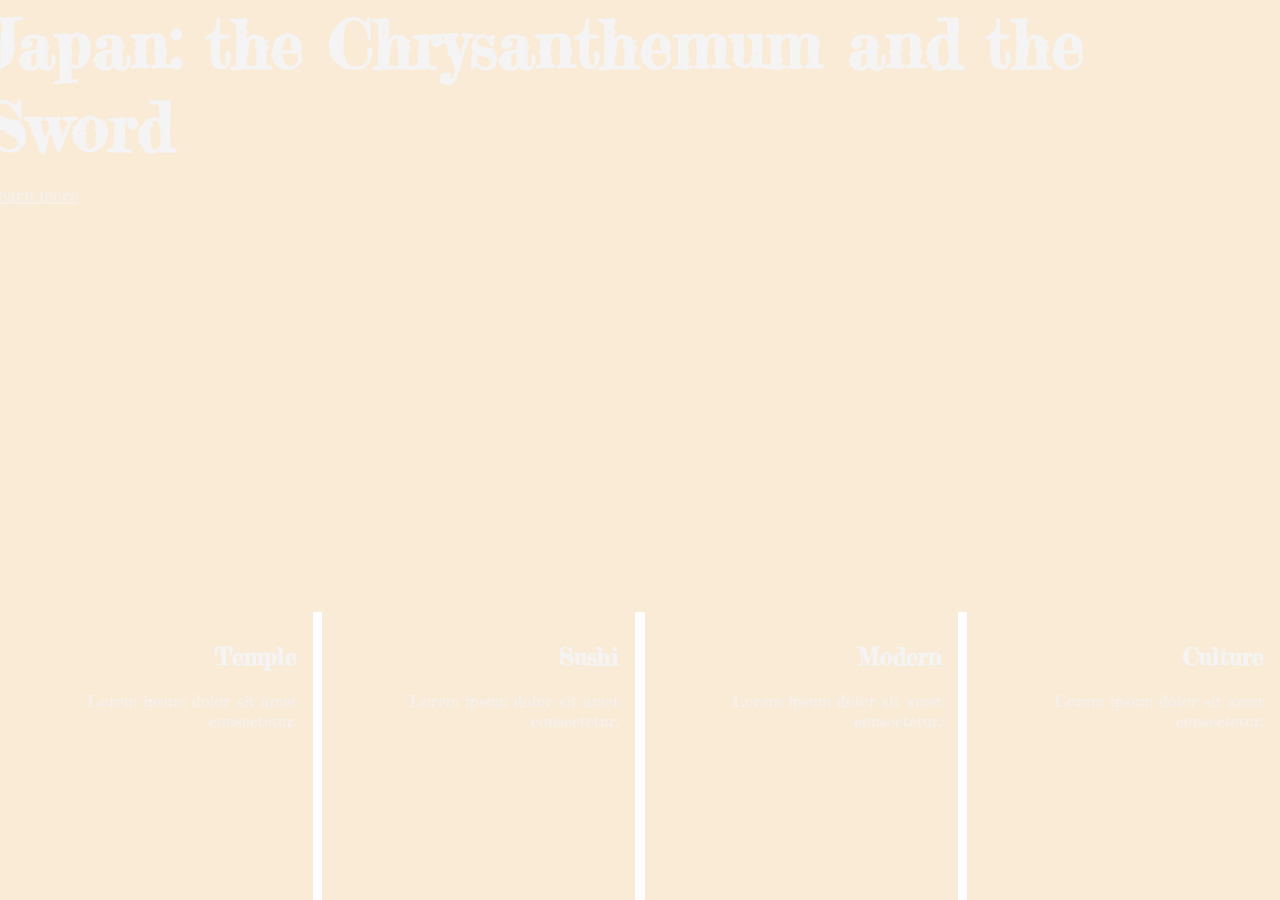
<file: japan.interest/index.html>
<!DOCTYPE html>
<html lang="en">
<head>
    <meta charset="UTF-8">
    <meta name="viewport" content="width=device-width, initial-scale=1.0">
    <meta http-equiv="X-UA-Compatible" content="ie=edge">
    <link rel="stylesheet" href="style.css">
    <link href="https://fonts.googleapis.com/css?family=Fredericka+the+Great" rel="stylesheet">
    <title>Japan</title>
</head>
<body>
  <!-- In this practice, I want to build a photo gallery with
    pictures as the background image of the text. -->
  
    <div class="container">
        <div class="long photo big-content">
            <h1><span>Japan: </span>the Chrysanthemum and the Sword</h1>
            <p><a href="https://en.wikipedia.org/wiki/Japan">Learn more</a></p>
        </div>
        <div class="temple photo content">
            <h2>Temple</h2>
            <p>Lorem ipsum dolor sit amet consectetur.</p>
        </div>
        <div class="sushi photo content">
            <h2>Sushi</h2>
            <p>Lorem ipsum dolor sit amet consectetur.</p>
        </div>
        <div class="modern photo content">
            <h2>Modern</h2>
            <p>Lorem ipsum dolor sit amet consectetur.</p>
        </div>
        <div class="culture photo content">
            <h2>Culture</h2>
            <p>Lorem ipsum dolor sit amet consectetur.</p>
        </div>

    </div>
</body>
</html>
</file>
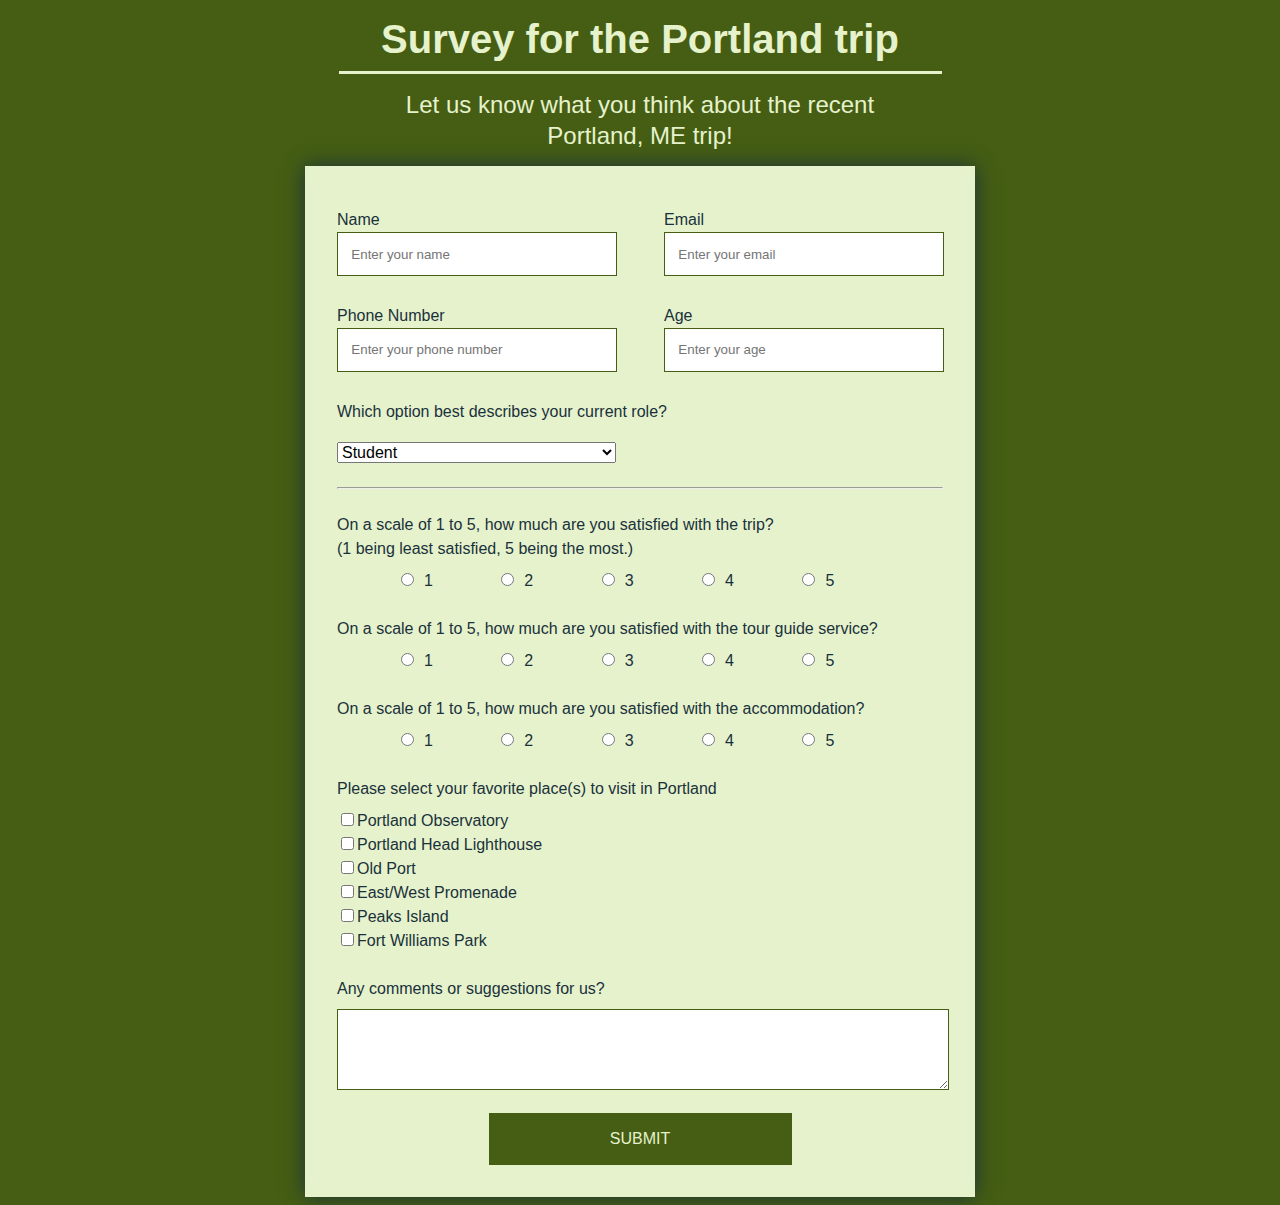
<file: survey.form/index.html>
<!DOCTYPE html>
<html lang="en">
<head>
    <meta charset="UTF-8">
    <meta name="viewport" content="width=device-width, initial-scale=1.0">
    <meta http-equiv="X-UA-Compatible" content="ie=edge">
    <link rel="stylesheet" href="style.css">
    <title>Portland Trip Survey</title>
</head>
<body>
    <div class="container">
        <div >
            <!-- If you put the header class in the upper div, you will only be able to style the container, so you have to put the header  class inside the h1 and p separately to style them individually and simoutanously. -->
            <h1 id="title" class="center">
                    Survey for the Portland trip
            </h1>
            <p id="description" class="center">
                    Let us know what you think about the recent Portland, ME trip!
            </p>
        </div>
        <div class="wrapper">
            <form id="survey-form">
                <div class="info">
                    <p>
                        <label id="name-label">Name</label>
                        <input id="name" type="text" placeholder="Enter your name" required>
                    </p>
                    <p>
                        <label id="email-label">Email</label>
                        <input id='email' type="email" placeholder="Enter your email" required>
                    </p>
                    <p>
                        <label id="phone-label">Phone Number</label>
                        <input type="text" placeholder="Enter your phone number">
                    </p>
                    <p>
                        <label id="number-label">Age</label>
                        <input id="number" type="number" min="5" max="100" placeholder="Enter your age">
                    </p>
                    <p class="full">
                        Which option best describes your current role?
                    </p>
                    <select name="job" id="dropdown">
                            <option value="student">Student</option>
                            <option value="full-time-job">Full time job</option>
                            <option value="full-time-learner">Full time learner</option>
                            <option value="prefer-not-say">Prefer not to say</option>
                            <option value="other">Other</option>
                    </select>
            </div>
            <hr>
            <!-- general rating  -->
            <div class="radio general">
                <p>On a scale of 1 to 5, how much are you satisfied with the trip? <br>(1 being least satisfied, 5 being the most.)</p>
                <input type="radio" name="general" value="1">1
                <input type="radio" name="general" value="2">2
                <input type="radio" name="general" value="3" >3
                <input type="radio" name="general" value="4">4
                <input type="radio" name="general" value="5">5
            </div>
            <!-- tour guide rating -->
            <div class="radio guide">
                <p>On a scale of 1 to 5, how much are you satisfied with the tour guide service?</p>
                <input type="radio" name="general" value="1">1
                <input type="radio" name="general" value="2">2
                <input type="radio" name="general" value="3">3
                <input type="radio" name="general" value="4">4
                <input type="radio" name="general" value="5">5
            </div>
            <!-- accommodation rating -->
            <div class="radio accommodation">
                <p>On a scale of 1 to 5, how much are you satisfied with the accommodation?</p>
                <input type="radio" name="general" value="1">1
                <input type="radio" name="general" value="2">2
                <input type="radio" name="general" value="3" >3
                <input type="radio" name="general" value="4">4
                <input type="radio" name="general" value="5">5
            </div>
            <!-- favorite places checkboxes -->
            <div class="check">
                <p>Please select your favorite place(s) to visit in Portland</p>
                <input type="checkbox" name="place" value="observatory">Portland Observatory<br>
                <input type="checkbox" name="place" value="lighthourse">Portland Head Lighthouse<br>
                <input type="checkbox" name="place" value="port">Old Port<br>
                <input type="checkbox" name="place" value="promenade">East/West Promenade<br>
                <input type="checkbox" name="place" value="island">Peaks Island<br>
                <input type="checkbox" name="place" value="williams-park">Fort Williams Park<br>
            </div>
            <!-- Comments and suggestions -->
            <div class="comments">
                <p>Any comments or suggestions for us?</p>
                <textarea name="comments" rows="5"></textarea>
            </div>
            <button id="submit" class="center">SUBMIT</button>
            </form>
        </div>
    </div>
</body>
</html>
</file>
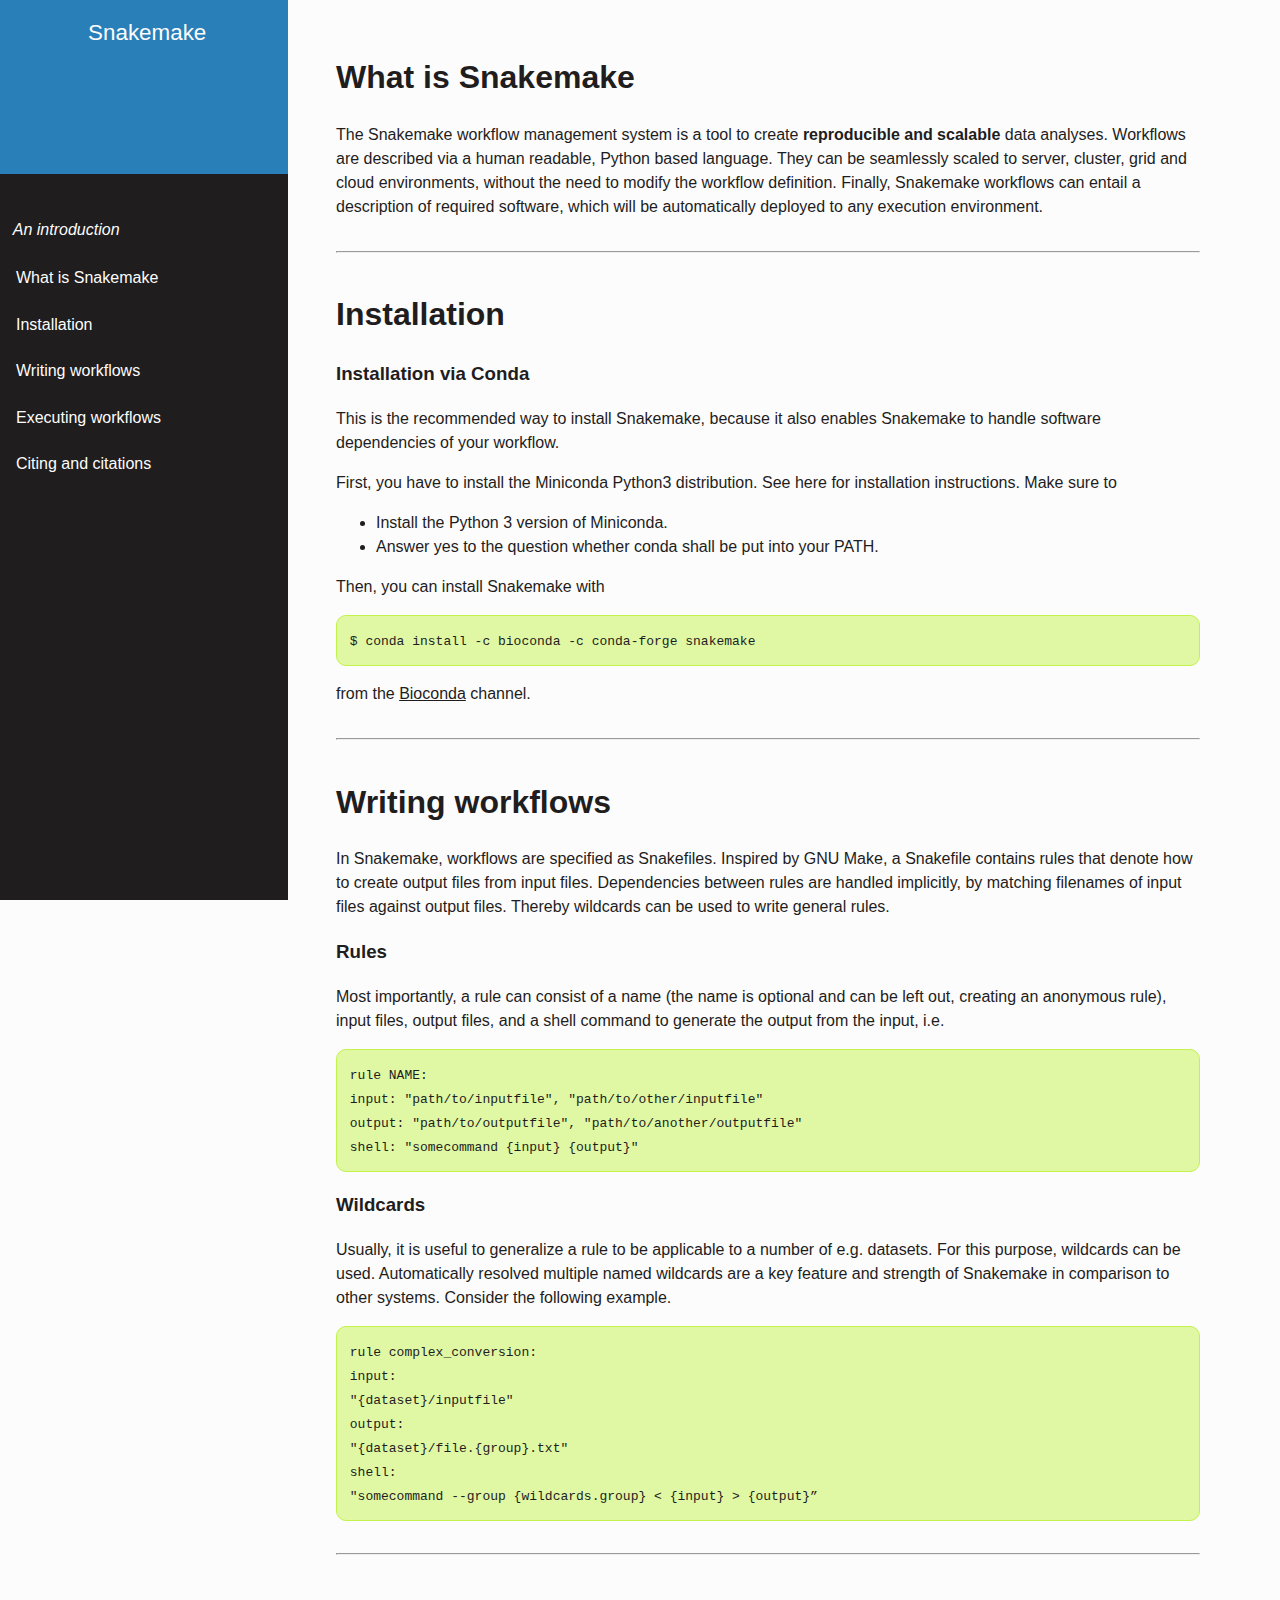
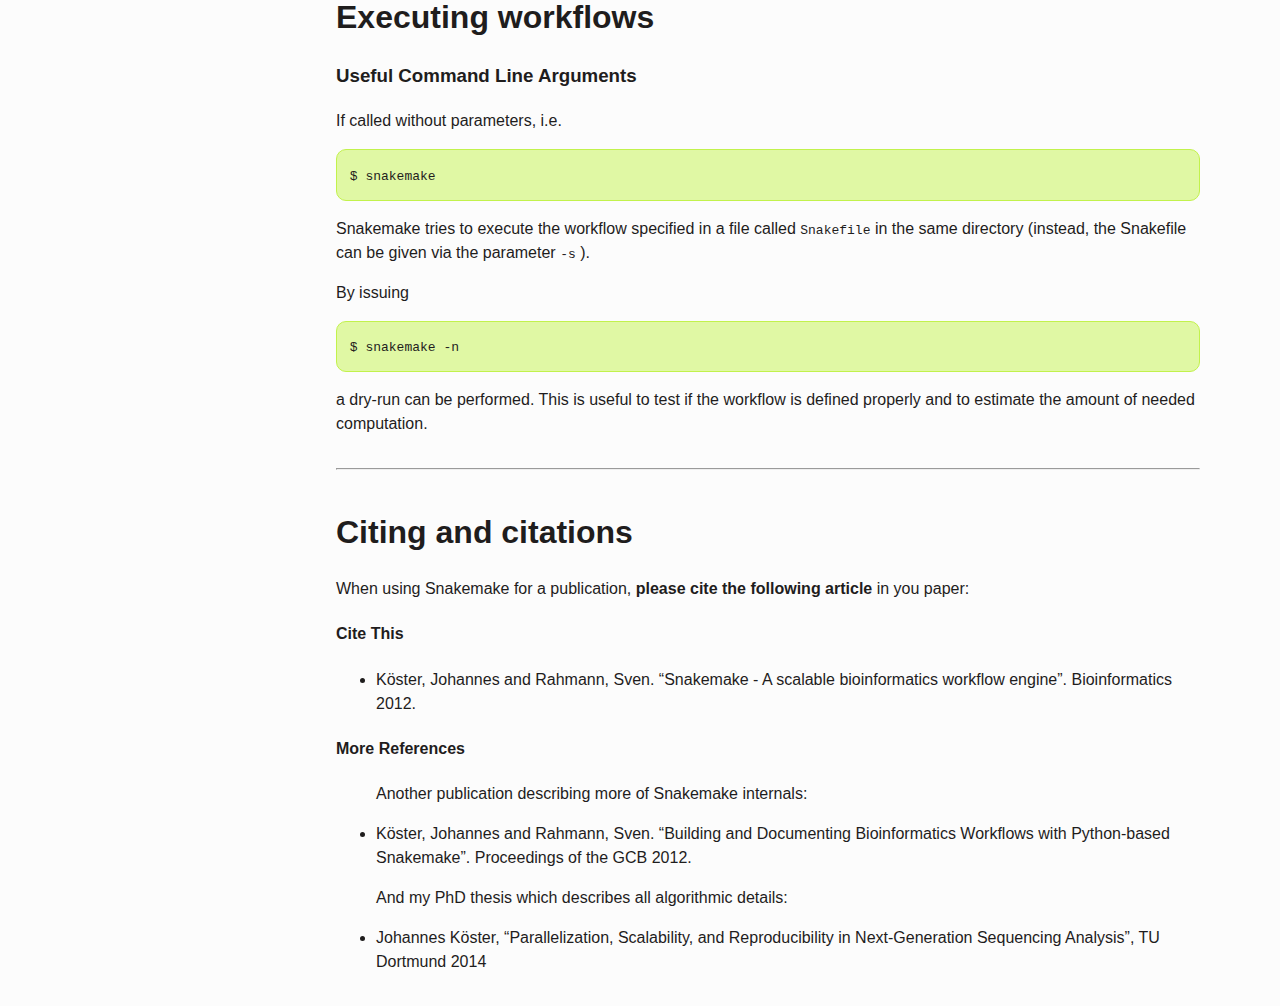
<file: technical.documentation/index.html>
<!DOCTYPE html>
<html lang="en">
<head>
    <meta charset="UTF-8">
    <meta name="viewport" content="width=device-width, initial-scale=1.0">
    <meta http-equiv="X-UA-Compatible" content="ie=edge">
    <link rel="stylesheet" href="https://use.fontawesome.com/releases/v5.3.1/css/all.css" integrity="sha384-mzrmE5qonljUremFsqc01SB46JvROS7bZs3IO2EmfFsd15uHvIt+Y8vEf7N7fWAU" crossorigin="anonymous">
    <link rel="stylesheet" href="style.css">
    <title>Snakemake</title>
</head>
<body>
    <main id="main-doc" class="main-wrapper">
        <div class="main-2-grid">
            <div class="nav-grid">
                <div class="title">
                        <i class="fas fa-laptop-code"></i>
                        Snakemake
                </div>
                <div class="nav-bar" >
                    <nav id="navbar">
                        <header>An introduction</header>
                        <ul>
                            <li>
                                <a href="#What_is_snakemake" class="nav-link">What is Snakemake</a>
                            </li>
                            <li>
                                <a href="#Installation" class="nav-link">Installation</a>
                            </li>
                            <li>
                                <a href="#Writing_workflows"class="nav-link">Writing workflows</a>
                            </li>
                            <li>
                                <a href="#Executing_workflows" class="nav-link">Executing workflows</a>
                            </li>
                            <li>
                                <a href="#Citing_and_citations" class="nav-link">Citing and citations</a>
                            </li>
                        </ul>
                    </nav>
                </div>
            </div>
            <div class="content">
                <section id="What_is_snakemake" class="main-section">
                        <header>
                                <h1>What is Snakemake</h1>
                            </header>
                    <p>
                            The Snakemake workflow management system is a tool to create <span>reproducible and scalable</span> data analyses. Workflows are described via a human readable, Python based language. They can be seamlessly scaled to server, cluster, grid and cloud environments, without the need to modify the workflow definition. Finally, Snakemake workflows can entail a description of required software, which will be automatically deployed to any execution environment.
                    </p>
                </section>
                <hr>
                <section id="Installation" class="main-section">
                    <header>
                            <h1>Installation</h1>
                    </header>
                    <h3>
                            Installation via Conda
                    </h3>
                    <p>This is the recommended way to install Snakemake, because it also enables Snakemake to handle software dependencies of your workflow.</p>
                    <p>First, you have to install the Miniconda Python3 distribution. See here for installation instructions. Make sure to</p>
                    <ul>
                        <li>
                                Install the Python 3 version of Miniconda.
                        </li>
                        <li>
                                Answer yes to the question whether conda shall be put into your PATH.
                        </li>
                    </ul>
                    <p>
                            Then, you can install Snakemake with
                    </p>
                    <div class="code"><code>$ conda install -c bioconda -c conda-forge snakemake</code></div>
                    
                    <p>
                        from the <a href="https://bioconda.github.io/"><u>Bioconda</u></a> channel.
                    </p>
                </section>
                <hr>
                <section id="Writing_workflows" class="main-section">
                    <header>
                        <h1>Writing workflows</h1>
                    </header>
                    <p>
                            In Snakemake, workflows are specified as Snakefiles. Inspired by GNU Make, a Snakefile contains rules that denote how to create output files from input files. Dependencies between rules are handled implicitly, by matching filenames of input files against output files. Thereby wildcards can be used to write general rules.
                    </p>
                    <h3>
                            Rules
                    </h3>
                    <p>
                            Most importantly, a rule can consist of a name (the name is optional and can be left out, creating an anonymous rule), input files, output files, and a shell command to generate the output from the input, i.e.
                    </p>
                    <div class="code"><code>
                            rule NAME: <br>
                                input: "path/to/inputfile", "path/to/other/inputfile"<br>
                                output: "path/to/outputfile", "path/to/another/outputfile"<br>
                                shell: "somecommand {input} {output}"
                    </code></div>
                    
                    <h3>
                            Wildcards
                    </h3>
                    <p>
                            Usually, it is useful to generalize a rule to be applicable to a number of e.g. datasets. For this purpose, wildcards can be used. Automatically resolved multiple named wildcards are a key feature and strength of Snakemake in comparison to other systems. Consider the following example.
                    </p>
                    <div class="code"><code>
                            rule complex_conversion:<br>
                            input:<br>
                                "{dataset}/inputfile"<br>
                            output:<br>
                                "{dataset}/file.{group}.txt"<br>
                            shell:<br>
                                "somecommand --group {wildcards.group} < {input} > {output}”<br>
                    </code></div>
                    
                </section>
                <hr>
                <section id="Executing_workflows" class="main-section">
                    <header>
                        <h1>Executing workflows</h1>
                    </header>
                    <h3>
                            Useful Command Line Arguments
                    </h3>
                    <p>
                            If called without parameters, i.e.
                    </p>
                    <div class="code"><code>
                            $ snakemake
                    </code></div>
                    
                    <p>
                            Snakemake tries to execute the workflow specified in a file called <code>Snakefile</code> in the same directory (instead, the Snakefile can be given via the parameter <code>-s</code> ).
                    </p>
                    <p>By issuing</p>
                    <div class="code"><code>$ snakemake -n</code></div>
                    
                    <p>a dry-run can be performed. This is useful to test if the workflow is defined properly and to estimate the amount of needed computation.</p>
                </section>
                <hr>
                <section id="Citing_and_citations" class="main-section">
                    <header>
                        <h1>Citing and citations</h1>
                    </header>
                    <p>
                            When using Snakemake for a publication, <span>please cite the following article</span> in you paper:
                    </p>
                    <h4>Cite This</h4>
                    <ul>
                        <li><a href="http://bioinformatics.oxfordjournals.org/content/28/19/2520" target='_blank'>Köster, Johannes and Rahmann, Sven. “Snakemake - A scalable bioinformatics workflow engine”. Bioinformatics 2012.</a></li>
                    </ul>
                    
                    <h4>More References</h4>
                    <ul>
                    <p>Another publication describing more of Snakemake internals:</p>
                    <li> <a href="http://drops.dagstuhl.de/opus/volltexte/oasics-complete/oasics-vol26-gcb2012-complete.pdf" target='_blank'>Köster, Johannes and Rahmann, Sven. “Building and Documenting Bioinformatics Workflows with Python-based Snakemake”. Proceedings of the GCB 2012.</a>
                    </li>
                    <p>And my PhD thesis which describes all algorithmic details:</p>
                    <li>  <a href="https://eldorado.tu-dortmund.de/handle/2003/33940" target='_blank'>Johannes Köster, “Parallelization, Scalability, and Reproducibility in Next-Generation Sequencing Analysis”, TU Dortmund 2014</a>
                    </li>
                </ul>
                </section>
            </div>
        </div>

    </main>
</body>
</html>
</file>
<file: japan.interest/style.css>
/* Global */
body {
    font-family: 'Fredericka the Great', cursive;
    margin: 0;
    padding: 0;
    color:#f4f4f4;
}
/* gallery section */
.container {
    height: 100vh;
    width: 100%;
    display:grid;
    grid-template-columns: repeat(4, 1fr);
    grid-template-rows: repeat(3,1fr);
    grid-gap: 0.6rem;
    grid-template-areas: 
    "long long long long"
    "long long long long"
    "temple sushi modern culture";
}
.photo {
    padding: 0;
    background-color: antiquewhite;
    /* below is the key to have the pics scaled to the size! */
    background-size: cover; 
    transition: all 0.1s ease-in;
}
.long {
    grid-area: long;
    background-image: url(https://images.pexels.com/photos/46253/mt-fuji-sea-of-clouds-sunrise-46253.jpeg?auto=compress&cs=tinysrgb&dpr=2&h=650&w=940);
}
.temple {
    grid-area: temple;
    background-image: url(https://images.pexels.com/photos/1310788/pexels-photo-1310788.jpeg?auto=compress&cs=tinysrgb&dpr=2&h=650&w=940);

}
.sushi {
    grid-area: sushi;
    background-image: url(https://images.pexels.com/photos/271715/pexels-photo-271715.jpeg?auto=compress&cs=tinysrgb&dpr=2&h=650&w=940);
}
.modern {
    grid-area: modern;
    background-image: url(https://images.pexels.com/photos/417350/pexels-photo-417350.jpeg?auto=compress&cs=tinysrgb&dpr=2&h=650&w=940);
}
.culture {
    grid-area: culture;
    background-image: url(https://images.pexels.com/photos/1325837/pexels-photo-1325837.jpeg?auto=compress&cs=tinysrgb&dpr=2&h=350);
}
.container .big-content h1 {
    font-size: 4rem;
    margin: 1rem;
}
.container .content {
    font-size: 1rem;
    text-align: end;
    padding: 1rem;

}
.container a{
    margin:1rem;
    color: #f4f4f4;    
}
.container a:hover{
    color:navy;
}
/* scale the photo to bigger size when hover on the photo */
.photo:hover{
    transform: scale(1.05);
}

/* TODO:Make the web page responsive in paronoma and small screens
for example changing the h1 smaller and stack the 4 together on 
smaller screens. */
</file>
<file: survey.form/style.css>
body{
    background: #455E13;
    color:#19313B;
    font-family: 'Segoe UI', Tahoma, Geneva, Verdana, sans-serif;
    max-width: 670px;
    box-sizing: border-box;
    margin-left: auto;
    margin-right: auto;
    line-height: 1.5rem;
}
.center{
    text-align: center;
    margin-left: auto;
    margin-right: auto;
}
#title{
    color:#E6F2CC;
    padding-bottom: 20px;
    font-size: 2.5rem;
    border-bottom: 3px solid #E6F2CC;
    max-width: 90%;
}
h1{
    margin-bottom: 0;
}

#description{
    color: #E6F2CC;
    padding: 5px 5px 5px 5px;
    margin-top: 10px;
    margin-bottom: 10px;
    font-size: 1.5rem;
    max-width: 70%;
    text-align: center;
    line-height: 1.3em;
}
.wrapper{
    border: 0px solid #19313B;
    box-shadow: 0 0 20px 0;
    padding: 2rem;
    background:#E6F2CC;
    font-family: -apple-system, BlinkMacSystemFont, 'Segoe UI', Roboto, Oxygen, Ubuntu, Cantarell, 'Open Sans', 'Helvetica Neue', sans-serif;
}
.info {
    display: grid;
    grid-template-columns: 1fr 1fr;
    grid-row-gap: 0.5rem;
    grid-column-gap: 3rem;
}
.wrapper form .info p input{
   width: 90%;
   padding: 1em;
   border: 1px solid #455E13;
}
.wrapper form .info p{
     margin: 0;
     padding: 10px 0;
}
.wrapper .full{
    grid-column: 1/3;
}
hr {
    margin-top:1.5em;
}
/* The dropdown menu for the current role */
#dropdown{
    width: 100%;
    font-size: 1rem;
}/*It's impossible to style the dropdown menu if you are using the default one!*/

/* The radio button selections */
.wrapper .radio p, .wrapper .check p, .wrapper .comments p{
    margin-bottom: 0;
    margin-top: 1em;
    padding: 0.5em 0;
}

input[type="radio"]{
    margin: 0 10px 0 4rem;
  }/*This is how you change the input css!*/

  /* The comments box */
  .wrapper .comments textarea{
      width: 100%;
      border: 1px solid #455E13;
  }
  
  .wrapper button{
    /* border: 2px solid black; */
    padding: 1rem;
    font-size: 1em;
    background: #455E13;
    color: #E6F2CC;
    width: 50%;
    display: block;
    margin-top: 1rem;
    border: 1px solid #455E13;
  }
  .wrapper button:hover, .wrapper button:focus{
    cursor: pointer;
    transform:scale(1.05);

  }
  /* On smaller screens, responsive design */
@media(max-width:650px){
    #title {
        line-height: 3rem;
    }
    /* I want to stack everything when the screen is smaller */
    .wrapper .info {
        display: block;
    }
    input[type="radio"]{
        margin: 0 10px 0 1.5rem;
      }
}
</file>
<file: technical.documentation/style.css>
:root{
    --blue: #2980B9;
    --dark: #1f1d1d;
    --light: #fcfcfc;
    --code: #E0F8A4;
}
/* Global */
body{
    max-width: 1200px;
    width: 95%;
    margin: 0;
    background: Var(--light);
    color: Var(--dark);
    font-family: 'Segoe UI', Tahoma, Geneva, Verdana, sans-serif;
    line-height: 1.5;
    box-sizing: border-box;
}
span{
    font-weight: bold;
}
a{
    color: Var(--dark);
    text-decoration: none;
}
.code{
    background: Var(--code);
    padding: 0.8rem;
    border: 0.5px solid #C2F24C;
    border-radius: 10px;
}
h1{
    font-family: -apple-system, BlinkMacSystemFont, 'Segoe UI', Roboto, Oxygen, Ubuntu, Cantarell, 'Open Sans', 'Helvetica Neue', sans-serif;
}
hr{
    margin-top: 2rem;
}


/* The main part is a 2-grid */
.main-2-grid {
    display: grid;
    grid-template-columns: 1fr 3fr;
    grid-gap: 3rem;
}
/* The nav part */
.nav-grid {
    display: grid;
    grid-template-rows: 1fr 4fr;
    grid-gap: 2rem;
    background: Var(--dark);
    color: Var(--light);
    font-family: -apple-system, BlinkMacSystemFont, 'Segoe UI', Roboto, Oxygen, Ubuntu, Cantarell, 'Open Sans', 'Helvetica Neue', sans-serif;
    height: 100vh;
    /* The below two lines are the secret to make fixed nav bar. */
    position: sticky;
    top: 0;
}
.title{
    background: Var(--blue);
    display: flex;
    align-items: top;
    justify-content: center;
    padding: 1rem;
    font-size: 1.4rem;
}
.title i {
    margin: 0.2rem;
}
nav header {
    padding: 0.8rem;
    margin: 0;
    font-style: italic;
    width: 80%;
}
nav ul{
    list-style-type: none;
    padding: 0;
    margin: 0;
}
nav li {
    list-style: none;
    /* padding: 0;
    margin: 0; */
    /* width: 100%; */
    
}
nav a{
    padding: 0.7rem 1rem;
    margin: 0;
    color: Var(--light);
    display: block;/*Displaying the links as block elements makes the whole link area clickable (not just the text), and it allows us to specify the width (and padding, margin, height, etc. if you want)*/
   /* border: red solid; */
}
/* Reverse the color when hover */
nav a:hover{
    color:Var(--dark);
    background: Var(--light);
    border-radius: 5px;
}
/* Main content */
.content{
    
    padding: 1rem 0;
}
.content h1{
    padding-top: 1rem;
}

/* On smaller screen */
@media (max-width:660px) {
    .main-2-grid{
        display: block;
    }
    .nav-grid{
        position: relative;
    }
    body{
        width: 100%;
    }
    .nav-grid{
        padding: 0;
        margin: 0;
        height: 65vh;
    }
    .content{
        padding: 2rem 3rem;
    }
    #navbar {
        display: flex;
        flex-direction: column;
        margin: 0 2rem;
        justify-content: center;
        align-items: center;/*align-items is changing the position of the stuff in a way that is parallel to the flex direction */
    }
    nav header {
        text-align: center;
        width: 100%;
    }

}
</file>
